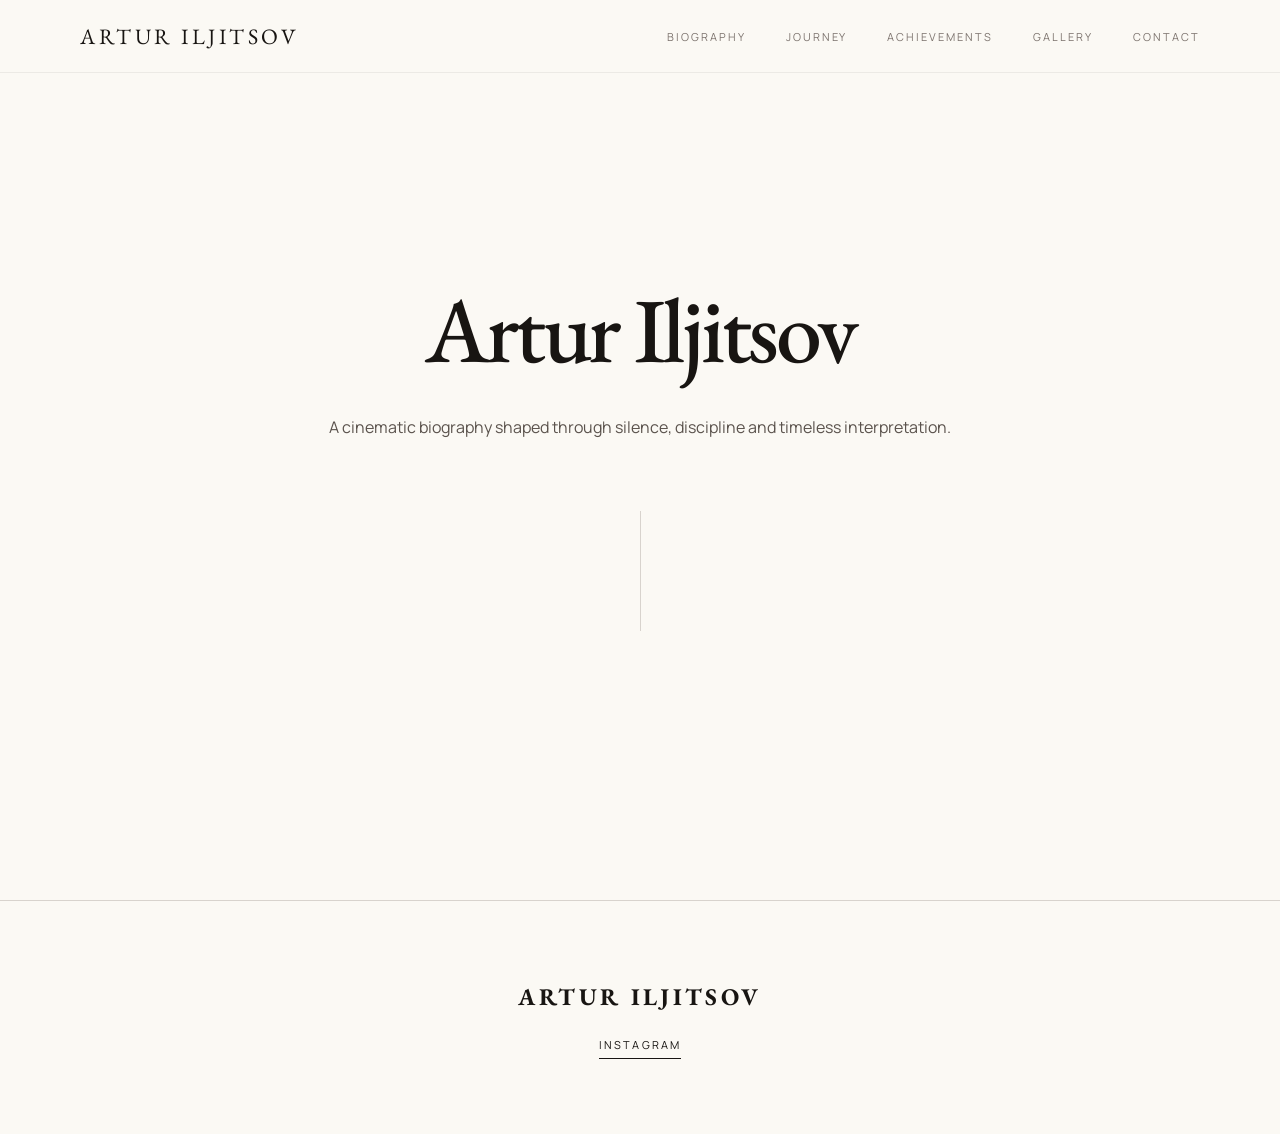
<file: index.html>
<!DOCTYPE html>
<html lang="ru">
<head>
  <meta charset="UTF-8" />
  <meta name="viewport" content="width=device-width, initial-scale=1.0"/>
  <title>Artur Iljitsov</title>

  <link rel="preconnect" href="https://fonts.googleapis.com">
  <link rel="preconnect" href="https://fonts.gstatic.com" crossorigin>
  <link href="https://fonts.googleapis.com/css2?family=EB+Garamond:wght@400;500;600&family=Manrope:wght@300;400;500;600&display=swap" rel="stylesheet">

  <style>
    :root{
      --bg:#fbf9f4;
      --text:#181512;
      --muted:#7e756f;
      --line:#d8d3cd;
      --gold:#775a19;
    }

    *{
      margin:0;
      padding:0;
      box-sizing:border-box;
    }

    body{
      background:var(--bg);
      color:var(--text);
      font-family:'Manrope',sans-serif;
      overflow-x:hidden;
    }

    .container{
      max-width:1280px;
      margin:0 auto;
      padding:0 80px;
    }

    header{
      position:fixed;
      top:0;
      width:100%;
      backdrop-filter:blur(12px);
      background:rgba(251,249,244,.88);
      border-bottom:1px solid rgba(0,0,0,.06);
      z-index:100;
    }

    .header-inner{
      height:72px;
      display:flex;
      align-items:center;
      justify-content:space-between;
    }

    .logo{
      font-family:'EB Garamond',serif;
      font-size:22px;
      letter-spacing:.16em;
      text-transform:uppercase;
    }

    nav{
      display:flex;
      gap:40px;
    }

    nav a{
      text-decoration:none;
      color:var(--muted);
      font-size:11px;
      letter-spacing:.18em;
      text-transform:uppercase;
    }

    .hero{
      min-height:100vh;
      display:flex;
      align-items:center;
      justify-content:center;
      text-align:center;
    }

    .hero h1{
      font-family:'EB Garamond',serif;
      font-size:92px;
      font-weight:500;
      letter-spacing:-0.04em;
      margin-bottom:24px;
    }

    .hero p{
      max-width:650px;
      margin:0 auto;
      line-height:1.8;
      color:#5b534d;
    }

    .line{
      width:1px;
      height:120px;
      background:var(--line);
      margin:70px auto 0;
    }

    footer{
      border-top:1px solid var(--line);
      padding:80px 0;
      text-align:center;
    }

    footer h2{
      font-family:'EB Garamond',serif;
      letter-spacing:.14em;
      margin-bottom:20px;
      text-transform:uppercase;
    }

    footer a{
      text-decoration:none;
      color:var(--text);
      font-size:11px;
      letter-spacing:.2em;
      text-transform:uppercase;
      border-bottom:1px solid var(--text);
      padding-bottom:6px;
    }

    @media(max-width:768px){
      .container{
        padding:0 20px;
      }

      nav{
        gap:16px;
      }

      nav a{
        font-size:9px;
      }

      .hero h1{
        font-size:48px;
      }
    }
  </style>
</head>

<body>

<header>
  <div class="container">
    <div class="header-inner">

      <div class="logo">
        Artur Iljitsov
      </div>

      <nav>
        <a href="#">Biography</a>
        <a href="#">Journey</a>
        <a href="#">Achievements</a>
        <a href="#">Gallery</a>
        <a href="#">Contact</a>
      </nav>

    </div>
  </div>
</header>

<section class="hero">
  <div class="container">

    <h1>Artur Iljitsov</h1>

    <p>
      A cinematic biography shaped through silence,
      discipline and timeless interpretation.
    </p>

    <div class="line"></div>

  </div>
</section>

<footer>
  <div class="container">

    <h2>Artur Iljitsov</h2>

    <a href="#">Instagram</a>

  </div>
</footer>

</body>
</html>
</file>
